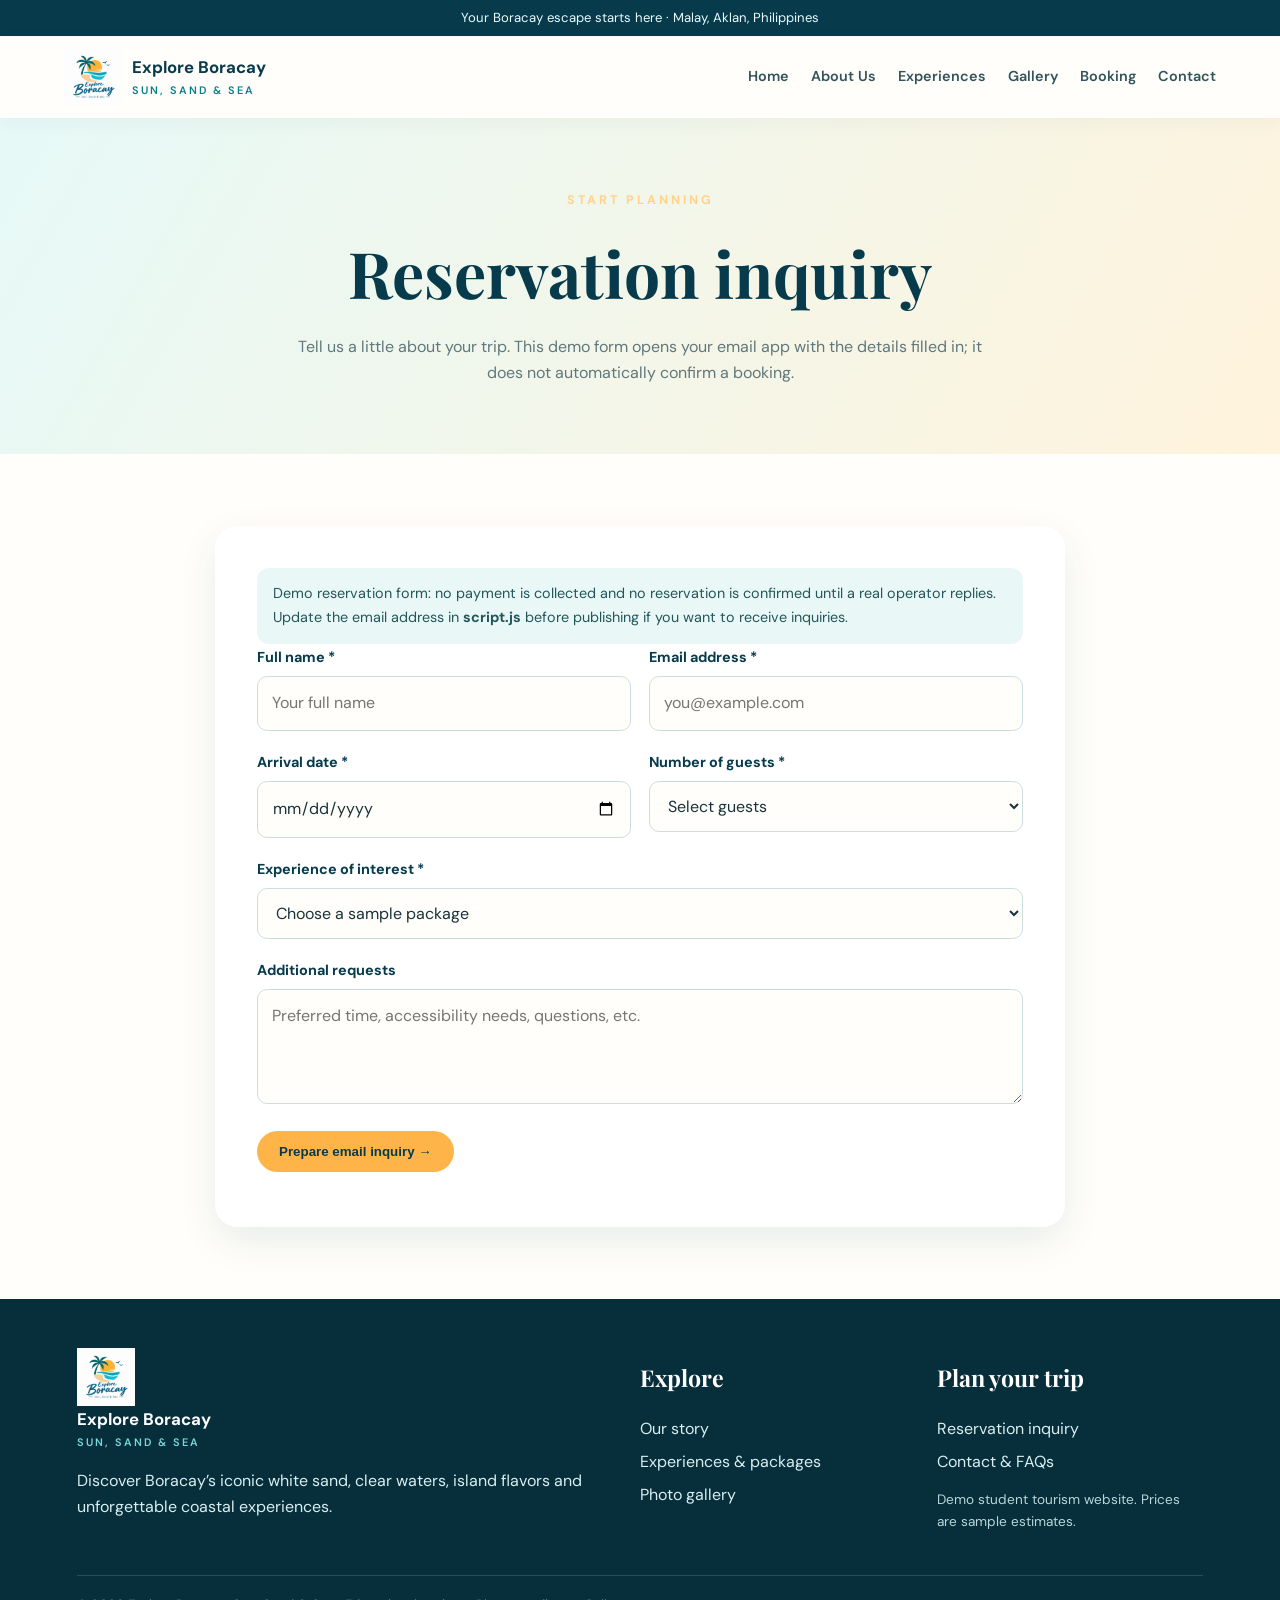
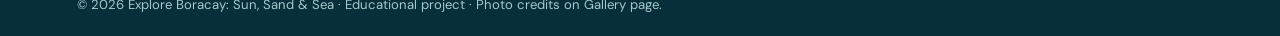
<file: booking.html>
<!doctype html><html lang="en"><head><meta charset="utf-8"><meta name="viewport" content="width=device-width,initial-scale=1"><meta name="description" content="Explore Boracay: Sun, Sand & Sea — a student tourism website guide to Boracay Island."><title>Booking Inquiry | Explore Boracay</title><link rel="stylesheet" href="style.css"></head><body><div class="topbar">Your Boracay escape starts here · Malay, Aklan, Philippines</div><header class="nav"><a class="brand" href="index.html"><img src="logo-boracay.png" alt="Explore Boracay logo"><span>Explore Boracay<small>SUN, SAND & SEA</small></span></a><button class="menu-toggle" aria-label="Open menu" onclick="document.querySelector('.navlinks').classList.toggle('open')">☰ Menu</button><nav class="navlinks"><a href="index.html">Home</a><a href="about.html">About Us</a><a href="experiences.html">Experiences</a><a href="gallery.html">Gallery</a><a href="booking.html">Booking</a><a href="contact.html">Contact</a></nav></header><main><section class="page-hero"><span class="eyebrow">Start planning</span><h1>Reservation inquiry</h1><p>Tell us a little about your trip. This demo form opens your email app with the details filled in; it does not automatically confirm a booking.</p></section><section class="section"><div class="form-wrap"><div class="notice">Demo reservation form: no payment is collected and no reservation is confirmed until a real operator replies. Update the email address in <b>script.js</b> before publishing if you want to receive inquiries.</div><form id="bookingForm"><div><label for="name">Full name *</label><input id="name" name="name" required placeholder="Your full name"></div><div><label for="email">Email address *</label><input id="email" name="email" type="email" required placeholder="you@example.com"></div><div><label for="arrival">Arrival date *</label><input id="arrival" name="arrival" type="date" required></div><div><label for="guests">Number of guests *</label><select id="guests" name="guests" required><option value="">Select guests</option><option>1</option><option>2</option><option>3–4</option><option>5–8</option><option>9+</option></select></div><div class="full"><label for="package">Experience of interest *</label><select id="package" name="package" required><option value="">Choose a sample package</option><option>White Beach Day</option><option>Sunset Paraw Sailing</option><option>Puka Beach Escape</option><option>Custom trip inquiry</option></select></div><div class="full"><label for="message">Additional requests</label><textarea id="message" name="message" placeholder="Preferred time, accessibility needs, questions, etc."></textarea></div><div class="full"><button class="btn" type="submit">Prepare email inquiry →</button></div></form><p id="formStatus" class="small" aria-live="polite"></p></div></section></main><footer class="footer"><div class="footer-grid"><div><a class="brand" href="index.html"><img src="logo-boracay.png" alt="Explore Boracay logo"><span style="color:white">Explore Boracay<small style="color:#79d8d7">SUN, SAND & SEA</small></span></a><p>Discover Boracay’s iconic white sand, clear waters, island flavors and unforgettable coastal experiences.</p></div><div><h3>Explore</h3><a href="about.html">Our story</a><a href="experiences.html">Experiences & packages</a><a href="gallery.html">Photo gallery</a></div><div><h3>Plan your trip</h3><a href="booking.html">Reservation inquiry</a><a href="contact.html">Contact & FAQs</a><p class="small" style="color:#b9d7d9">Demo student tourism website. Prices are sample estimates.</p></div></div><div class="footer-bottom">© 2026 Explore Boracay: Sun, Sand & Sea · Educational project · Photo credits on Gallery page.</div></footer><script src="script.js"></script></body></html>
</file>
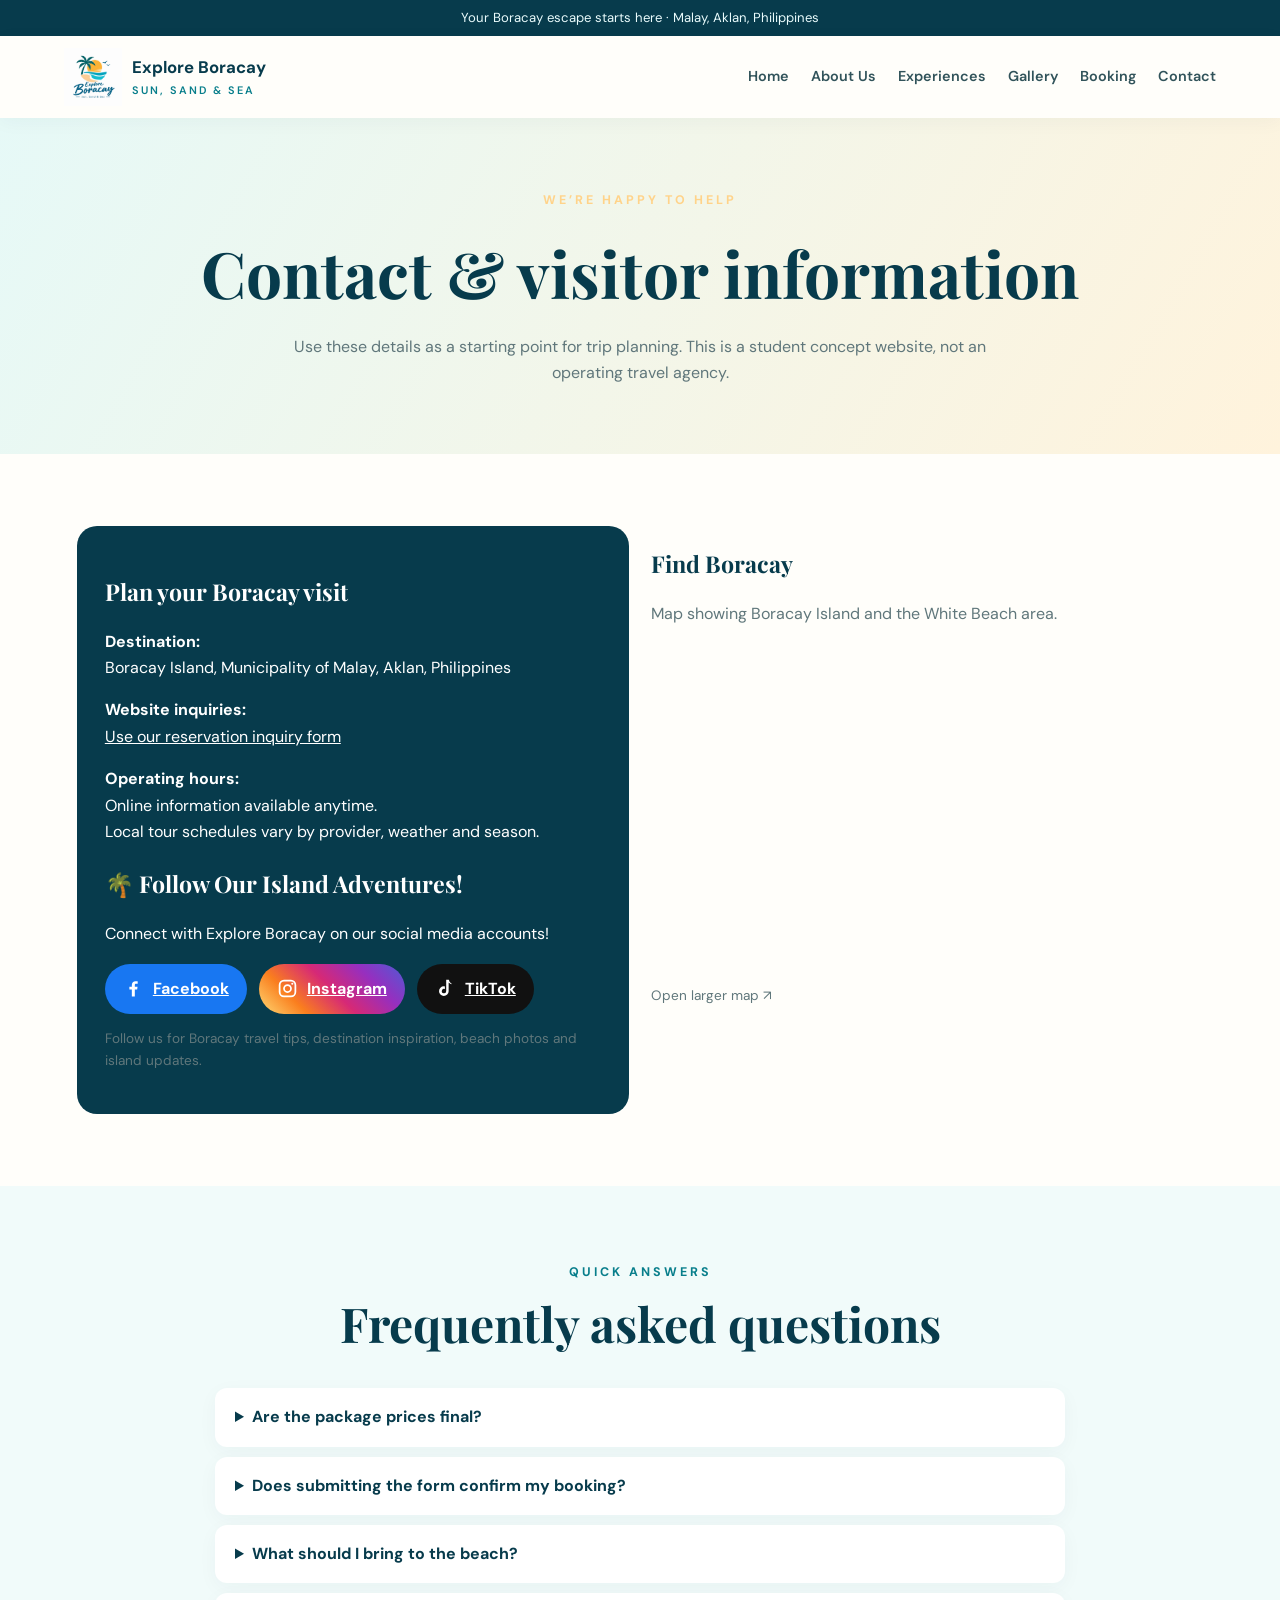
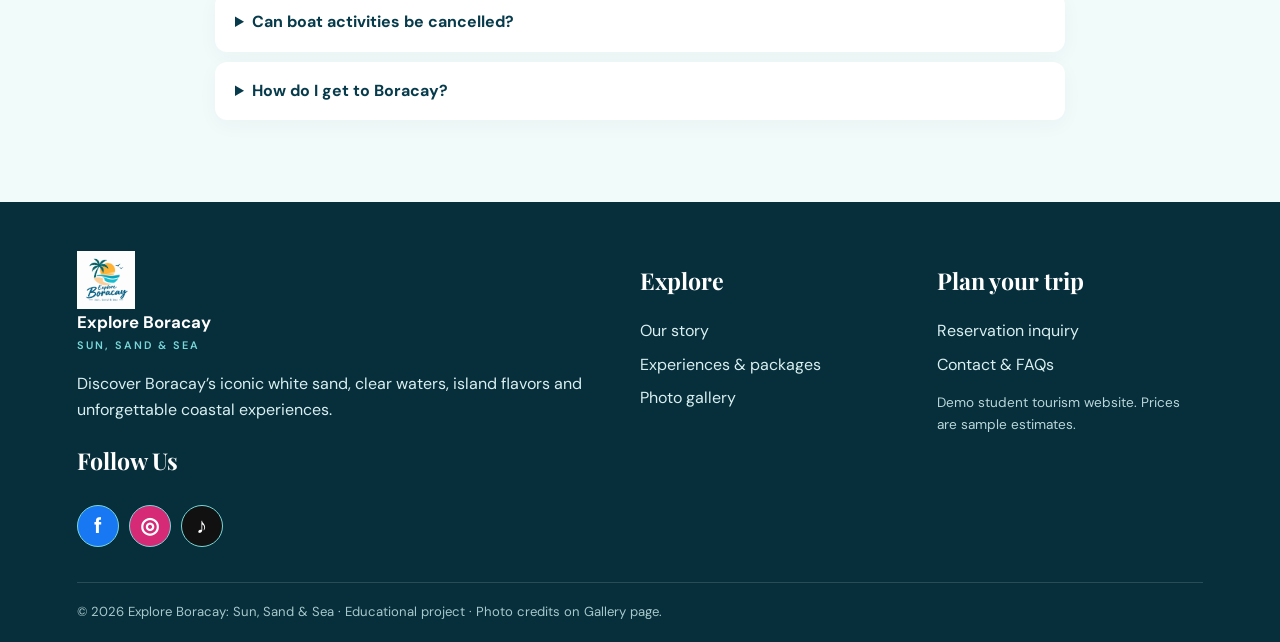
<file: contact.html>
<!doctype html>
<html lang="en">
<head>
  <meta charset="utf-8">
  <meta name="viewport" content="width=device-width,initial-scale=1">
  <meta name="description" content="Explore Boracay: Sun, Sand & Sea — a student tourism website guide to Boracay Island.">
  <title>Contact & FAQs | Explore Boracay</title>
  <link rel="stylesheet" href="style.css">

  <style>
    /* Social Media Section */
    .social-section {
      margin-top: 25px;
    }

    .social-links {
      display: flex;
      flex-wrap: wrap;
      gap: 12px;
      margin-top: 16px;
    }

    .social-btn {
      display: inline-flex;
      align-items: center;
      justify-content: center;
      gap: 9px;
      padding: 12px 18px;
      border-radius: 30px;
      color: white;
      text-decoration: none;
      font-weight: bold;
      transition: transform .25s, opacity .25s;
    }

    .social-btn:hover {
      transform: translateY(-3px);
      opacity: .88;
    }

    .social-btn svg {
      width: 21px;
      height: 21px;
      fill: currentColor;
    }

    /* Social Media Brand Colors */
    .social-facebook {
      background: #1877F2;
    }

    .social-instagram {
      background: linear-gradient(
        45deg,
        #feda75,
        #fa7e1e,
        #d62976,
        #962fbf,
        #4f5bd5
      );
    }

    .social-tiktok {
      background: #111111;
    }

    /* Footer Social Media Icons */
    .footer-socials {
      display: flex;
      flex-wrap: wrap;
      gap: 10px;
      margin-top: 15px;
    }

    .footer-socials a {
      display: inline-flex;
      align-items: center;
      justify-content: center;
      width: 42px;
      height: 42px;
      border: 1px solid #79d8d7;
      border-radius: 50%;
      color: white;
      text-decoration: none;
      font-weight: bold;
      font-size: 22px;
      transition: background .2s, transform .2s;
    }

    .footer-socials a:hover {
      transform: translateY(-3px);
      opacity: .85;
    }

    .footer-facebook {
      background: #1877F2;
    }

    .footer-instagram {
      background: #d62976;
    }

    .footer-tiktok {
      background: #111111;
    }

    @media (max-width: 600px) {
      .social-links {
        flex-direction: column;
        align-items: flex-start;
      }

      .social-btn {
        min-width: 190px;
      }
    }
  </style>
</head>

<body>

  <!-- TOP BAR -->
  <div class="topbar">
    Your Boracay escape starts here · Malay, Aklan, Philippines
  </div>

  <!-- NAVIGATION -->
  <header class="nav">
    <a class="brand" href="index.html">
      <img src="logo-boracay.png" alt="Explore Boracay logo">
      <span>
        Explore Boracay
        <small>SUN, SAND & SEA</small>
      </span>
    </a>

    <button
      class="menu-toggle"
      aria-label="Open menu"
      onclick="document.querySelector('.navlinks').classList.toggle('open')">
      ☰ Menu
    </button>

    <nav class="navlinks">
      <a href="index.html">Home</a>
      <a href="about.html">About Us</a>
      <a href="experiences.html">Experiences</a>
      <a href="gallery.html">Gallery</a>
      <a href="booking.html">Booking</a>
      <a href="contact.html">Contact</a>
    </nav>
  </header>

  <main>

    <!-- PAGE INTRODUCTION -->
    <section class="page-hero">
      <span class="eyebrow">We’re happy to help</span>
      <h1>Contact & visitor information</h1>
      <p>
        Use these details as a starting point for trip planning.
        This is a student concept website, not an operating travel agency.
      </p>
    </section>

    <!-- CONTACT DETAILS AND MAP -->
    <section class="section">
      <div class="grid two">

        <!-- CONTACT INFORMATION -->
        <div class="contact-box">
          <h3>Plan your Boracay visit</h3>

          <p>
            <b>Destination:</b><br>
            Boracay Island, Municipality of Malay, Aklan, Philippines
          </p>

          <p>
            <b>Website inquiries:</b><br>
            <a href="booking.html">Use our reservation inquiry form</a>
          </p>

          <p>
            <b>Operating hours:</b><br>
            Online information available anytime.<br>
            Local tour schedules vary by provider, weather and season.
          </p>

          <!-- ACTIVE SOCIAL MEDIA LINKS -->
          <div class="social-section">
            <h3>🌴 Follow Our Island Adventures!</h3>

            <p>
              Connect with Explore Boracay on our social media accounts!
            </p>

            <div class="social-links">

              <!-- FACEBOOK -->
              <a
                class="social-btn social-facebook"
                href="https://www.facebook.com/share/18DUwGNL4N/"
                target="_blank"
                rel="noopener noreferrer"
                aria-label="Visit our Facebook page">

                <svg viewBox="0 0 24 24" aria-hidden="true">
                  <path d="M13.5 21v-8h2.7l.4-3h-3.1V8.1c0-.9.3-1.5 1.6-1.5h1.7V3.9c-.3 0-1.3-.1-2.5-.1-2.5 0-4.2 1.5-4.2 4.3V10H7.3v3h2.8v8z"/>
                </svg>

                Facebook
              </a>

              <!-- INSTAGRAM -->
              <a
                class="social-btn social-instagram"
                href="https://instagram.com/sunsandseatraveltours?xtok=MW93YnZ0dWU3N2MwMg%3D%3D"
                target="_blank"
                rel="noopener noreferrer"
                aria-label="Visit our Instagram account">

                <svg viewBox="0 0 24 24" aria-hidden="true">
                  <rect x="3" y="3" width="18" height="18" rx="5"
                    fill="none" stroke="currentColor" stroke-width="2"/>
                  <circle cx="12" cy="12" r="4"
                    fill="none" stroke="currentColor" stroke-width="2"/>
                  <circle cx="17.5" cy="6.5" r="1.2"/>
                </svg>

                Instagram
              </a>

              <!-- TIKTOK -->
              <a
                class="social-btn social-tiktok"
                href="https://www.tiktok.com/@sun.sand.sea.trav?_r=1&_t=ZS-9AWrbVMXJZN"
                target="_blank"
                rel="noopener noreferrer"
                aria-label="Visit our TikTok account">

                <svg viewBox="0 0 24 24" aria-hidden="true">
                  <path d="M19.6 7.1a6.4 6.4 0 0 1-4-2V15a5.5 5.5 0 1 1-5.5-5.5c.4 0 .8 0 1.2.1v3a2.5 2.5 0 1 0 1.5 2.3V2h3a6.3 6.3 0 0 0 3.8 5.1z"/>
                </svg>

                TikTok
              </a>

            </div>

            <p class="small muted">
              Follow us for Boracay travel tips, destination inspiration,
              beach photos and island updates.
            </p>
          </div>

        </div>

        <!-- BORACAY MAP -->
        <div>
          <h3>Find Boracay</h3>

          <p class="muted">
            Map showing Boracay Island and the White Beach area.
          </p>

          <iframe
            class="map"
            title="Map of Boracay Island"
            loading="lazy"
            src="https://www.openstreetmap.org/export/embed.html?bbox=121.90%2C11.94%2C121.97%2C11.99&layer=mapnik&marker=11.967%2C121.925">
          </iframe>

          <p class="small">
            <a
              href="https://www.openstreetmap.org/?mlat=11.967&mlon=121.925#map=13/11.967/121.925"
              target="_blank"
              rel="noopener noreferrer">
              Open larger map ↗
            </a>
          </p>
        </div>

      </div>
    </section>

    <!-- FREQUENTLY ASKED QUESTIONS -->
    <section class="section tint">
      <div class="section-head">
        <span class="eyebrow">Quick answers</span>
        <h2>Frequently asked questions</h2>
      </div>

      <div class="faq" style="max-width:850px;margin:auto">

        <details>
          <summary>Are the package prices final?</summary>
          <p>
            No. Prices are educational estimates for this school project,
            not live quotes. Actual rates, inclusions and availability depend
            on local providers and travel dates.
          </p>
        </details>

        <details>
          <summary>Does submitting the form confirm my booking?</summary>
          <p>
            No. The form prepares an email inquiry. Your booking is not
            confirmed until a real provider responds and confirms the arrangements.
          </p>
        </details>

        <details>
          <summary>What should I bring to the beach?</summary>
          <p>
            Consider sun protection, drinking water in a reusable bottle,
            a towel, suitable footwear and a waterproof pouch. Follow local
            rules and take all rubbish with you.
          </p>
        </details>

        <details>
          <summary>Can boat activities be cancelled?</summary>
          <p>
            Yes. Sea conditions, weather, safety guidance and local
            regulations can affect boat trips. Confirm conditions with the
            licensed operator on the day.
          </p>
        </details>

        <details>
          <summary>How do I get to Boracay?</summary>
          <p>
            Travelers commonly reach the island via Caticlan or Kalibo
            Airport, then continue by land and boat transfer. Verify current
            schedules and transfer requirements before travel.
          </p>
        </details>

      </div>
    </section>

  </main>

  <!-- FOOTER -->
  <footer class="footer">
    <div class="footer-grid">

      <!-- BRAND AND SOCIAL MEDIA -->
      <div>
        <a class="brand" href="index.html">
          <img src="logo-boracay.png" alt="Explore Boracay logo">
          <span style="color:white">
            Explore Boracay
            <small style="color:#79d8d7">SUN, SAND & SEA</small>
          </span>
        </a>

        <p>
          Discover Boracay’s iconic white sand, clear waters,
          island flavors and unforgettable coastal experiences.
        </p>

        <!-- ACTIVE SOCIAL MEDIA LINKS IN FOOTER -->
        <h3>Follow Us</h3>

        <div class="footer-socials">

          <!-- FACEBOOK -->
          <a
            class="footer-facebook"
            href="https://www.facebook.com/share/18DUwGNL4N/"
            target="_blank"
            rel="noopener noreferrer"
            aria-label="Facebook">
            f
          </a>

          <!-- INSTAGRAM -->
          <a
            class="footer-instagram"
            href="https://instagram.com/sunsandseatraveltours?xtok=MW93YnZ0dWU3N2MwMg%3D%3D"
            target="_blank"
            rel="noopener noreferrer"
            aria-label="Instagram">
            ◎
          </a>

          <!-- TIKTOK -->
          <a
            class="footer-tiktok"
            href="https://www.tiktok.com/@sun.sand.sea.trav?_r=1&_t=ZS-9AWrbVMXJZN"
            target="_blank"
            rel="noopener noreferrer"
            aria-label="TikTok">
            ♪
          </a>

        </div>
      </div>

      <!-- EXPLORE LINKS -->
      <div>
        <h3>Explore</h3>
        <a href="about.html">Our story</a>
        <a href="experiences.html">Experiences & packages</a>
        <a href="gallery.html">Photo gallery</a>
      </div>

      <!-- TRIP PLANNING LINKS -->
      <div>
        <h3>Plan your trip</h3>
        <a href="booking.html">Reservation inquiry</a>
        <a href="contact.html">Contact & FAQs</a>

        <p class="small" style="color:#b9d7d9">
          Demo student tourism website. Prices are sample estimates.
        </p>
      </div>

    </div>

    <!-- COPYRIGHT -->
    <div class="footer-bottom">
      © 2026 Explore Boracay: Sun, Sand & Sea · Educational project ·
      Photo credits on Gallery page.
    </div>
  </footer>

  <script src="script.js"></script>
</body>
</html>
</file>
<file: style.css>
@import url('https://fonts.googleapis.com/css2?family=DM+Sans:wght@400;500;600;700&family=Playfair+Display:wght@600;700&display=swap');
:root{--navy:#073b4c;--teal:#087e8b;--aqua:#25b9c5;--sand:#fff3dc;--coral:#ffb44a;--ink:#18333a;--muted:#60777b;--white:#fff;--shadow:0 14px 38px #073b4c16}*{box-sizing:border-box}html{scroll-behavior:smooth}body{margin:0;font-family:'DM Sans',sans-serif;color:var(--ink);background:#fffefa;line-height:1.65}a{color:inherit;text-decoration:none}img{display:block;max-width:100%}.topbar{background:var(--navy);color:#e9fbfc;text-align:center;font-size:.82rem;padding:7px 15px}.nav{display:flex;align-items:center;justify-content:space-between;gap:22px;padding:12px clamp(18px,5vw,72px);background:#fffefa;position:sticky;top:0;z-index:10;box-shadow:0 4px 18px #073b4c0a}.brand{display:flex;align-items:center;gap:10px;font-weight:700;color:var(--navy);font-size:1.05rem}.brand img{width:58px;height:58px;object-fit:contain}.brand span small{display:block;font-size:.68rem;letter-spacing:2px;color:var(--teal);font-weight:600}.navlinks{display:flex;gap:22px;align-items:center;flex-wrap:wrap}.navlinks a{font-size:.9rem;font-weight:600;color:#31535a}.navlinks a:hover,.navlinks a.active{color:var(--teal)}.menu-toggle{display:none;border:0;background:var(--navy);color:white;padding:9px 12px;border-radius:9px}.hero{min-height:570px;display:grid;align-items:center;background:linear-gradient(90deg,#062e3bdb 0%,#073b4c85 52%,#073b4c12 100%),url('https://commons.wikimedia.org/wiki/Special:FilePath/White_beach_on_boracay_island.jpg') center/cover;color:white;padding:80px clamp(22px,8vw,120px)}.hero-inner{max-width:680px}.eyebrow{font-size:.78rem;text-transform:uppercase;letter-spacing:3px;color:#ffd38a;font-weight:700}.hero h1{font-family:'Playfair Display',serif;font-size:clamp(2.7rem,6vw,5.4rem);line-height:1.03;margin:16px 0}.hero p{font-size:1.12rem;max-width:590px;color:#f4ffff}.btn{display:inline-flex;align-items:center;justify-content:center;gap:8px;padding:13px 22px;border-radius:999px;background:var(--coral);color:var(--navy);font-weight:700;border:0;cursor:pointer;transition:.2s}.btn:hover{transform:translateY(-2px);filter:brightness(1.03)}.btn-outline{background:transparent;color:white;border:1px solid #ffffffb8;margin-left:8px}.section{padding:72px clamp(20px,6vw,90px)}.section.tint{background:#f1fbfa}.section.sand{background:var(--sand)}.section-head{text-align:center;max-width:760px;margin:0 auto 36px}.section-head .eyebrow{color:var(--teal)}h2,h3{font-family:'Playfair Display',serif;color:var(--navy);line-height:1.2}h2{font-size:clamp(2rem,4vw,3rem);margin:10px 0 15px}h3{font-size:1.45rem}.section-head p,.muted{color:var(--muted)}.grid{display:grid;grid-template-columns:repeat(3,minmax(0,1fr));gap:22px}.grid.two{grid-template-columns:repeat(2,minmax(0,1fr))}.card{background:white;border-radius:20px;overflow:hidden;box-shadow:var(--shadow)}.card img{width:100%;height:235px;object-fit:cover}.card-body{padding:22px}.card-body p{color:var(--muted);margin:8px 0 15px}.tag{display:inline-block;border-radius:999px;background:#e5f8f7;color:#087e8b;font-size:.78rem;font-weight:700;padding:5px 10px}.price{font-size:1.5rem;color:var(--teal);font-weight:700}.price small{font-size:.8rem;color:var(--muted);font-weight:500}.split{display:grid;grid-template-columns:1fr 1fr;gap:48px;align-items:center}.split img{height:420px;width:100%;object-fit:cover;border-radius:24px;box-shadow:var(--shadow)}.checklist{padding:0;list-style:none}.checklist li{margin:10px 0}.checklist li:before{content:'✓';color:var(--teal);font-weight:700;margin-right:10px}.page-hero{padding:68px 20px;text-align:center;background:linear-gradient(120deg,#e6f9f7,#fff3dc)}.page-hero h1{font-family:'Playfair Display',serif;font-size:clamp(2.5rem,5vw,4rem);margin:8px;color:var(--navy)}.page-hero p{max-width:700px;margin:0 auto;color:var(--muted)}.gallery{display:grid;grid-template-columns:repeat(3,minmax(0,1fr));gap:14px}.gallery figure{margin:0;position:relative;overflow:hidden;border-radius:16px;background:#dceeed;min-height:230px}.gallery img{width:100%;height:100%;min-height:230px;object-fit:cover;transition:transform .35s}.gallery figure:hover img{transform:scale(1.05)}.gallery figcaption{position:absolute;bottom:0;left:0;right:0;color:white;padding:28px 15px 14px;background:linear-gradient(transparent,#002c39c9);font-weight:700}.form-wrap{max-width:850px;margin:auto;background:white;padding:clamp(20px,4vw,42px);border-radius:22px;box-shadow:var(--shadow)}form{display:grid;grid-template-columns:1fr 1fr;gap:18px}label{font-weight:700;font-size:.9rem;color:var(--navy)}input,select,textarea{width:100%;padding:13px 14px;border:1px solid #cbdedd;border-radius:10px;margin-top:6px;font:inherit;background:#fffefa;color:var(--ink)}textarea{min-height:115px;resize:vertical}.full{grid-column:1/-1}.notice{background:#e9f8f6;padding:14px 16px;border-radius:12px;color:#22565b;font-size:.9rem}.faq details{background:white;border-radius:12px;padding:16px 20px;margin:10px 0;box-shadow:0 5px 20px #073b4c0a}.faq summary{font-weight:700;color:var(--navy);cursor:pointer}.contact-box{background:var(--navy);color:white;padding:28px;border-radius:20px}.contact-box h3{color:white}.contact-box a{text-decoration:underline}.map{width:100%;height:320px;border:0;border-radius:18px}.footer{background:#062e3b;color:#d9eff0;padding:42px clamp(20px,6vw,90px) 20px}.footer-grid{display:grid;grid-template-columns:2fr 1fr 1fr;gap:30px}.footer h3{color:#fff}.footer a{display:block;margin:7px 0;color:#d9eff0}.footer-bottom{border-top:1px solid #ffffff24;margin-top:28px;padding-top:18px;font-size:.82rem;color:#a8c9cb}.small{font-size:.85rem;color:var(--muted)}.center{text-align:center}.pill-row{display:flex;flex-wrap:wrap;gap:10px;justify-content:center;margin-top:22px}.pill-row span{padding:8px 13px;border:1px solid #cce6e4;border-radius:99px;background:white;color:var(--teal);font-weight:600;font-size:.86rem}.cta{background:linear-gradient(120deg,#087e8b,#073b4c);color:white;border-radius:24px;padding:42px;text-align:center}.cta h2{color:white}.cta p{color:#d9f3f3}.cta .btn{margin-top:10px}.credits li{margin-bottom:12px;overflow-wrap:anywhere}
@media(max-width:850px){.nav{flex-wrap:wrap}.menu-toggle{display:block}.navlinks{display:none;width:100%;flex-direction:column;align-items:flex-start;gap:12px;padding:10px 0}.navlinks.open{display:flex}.grid{grid-template-columns:repeat(2,minmax(0,1fr))}.split{grid-template-columns:1fr;gap:28px}.split img{height:320px}.hero{min-height:520px}.footer-grid{grid-template-columns:1fr 1fr}.gallery{grid-template-columns:repeat(2,minmax(0,1fr))}}@media(max-width:560px){.grid,.grid.two{grid-template-columns:1fr}.gallery{grid-template-columns:1fr 1fr}.gallery figure,.gallery img{min-height:165px}.hero{padding-top:60px;padding-bottom:60px}.btn-outline{margin:10px 0 0}.footer-grid{grid-template-columns:1fr}form{grid-template-columns:1fr}.full{grid-column:auto}.brand img{width:48px;height:48px}.section{padding-top:52px;padding-bottom:52px}}
</file>
